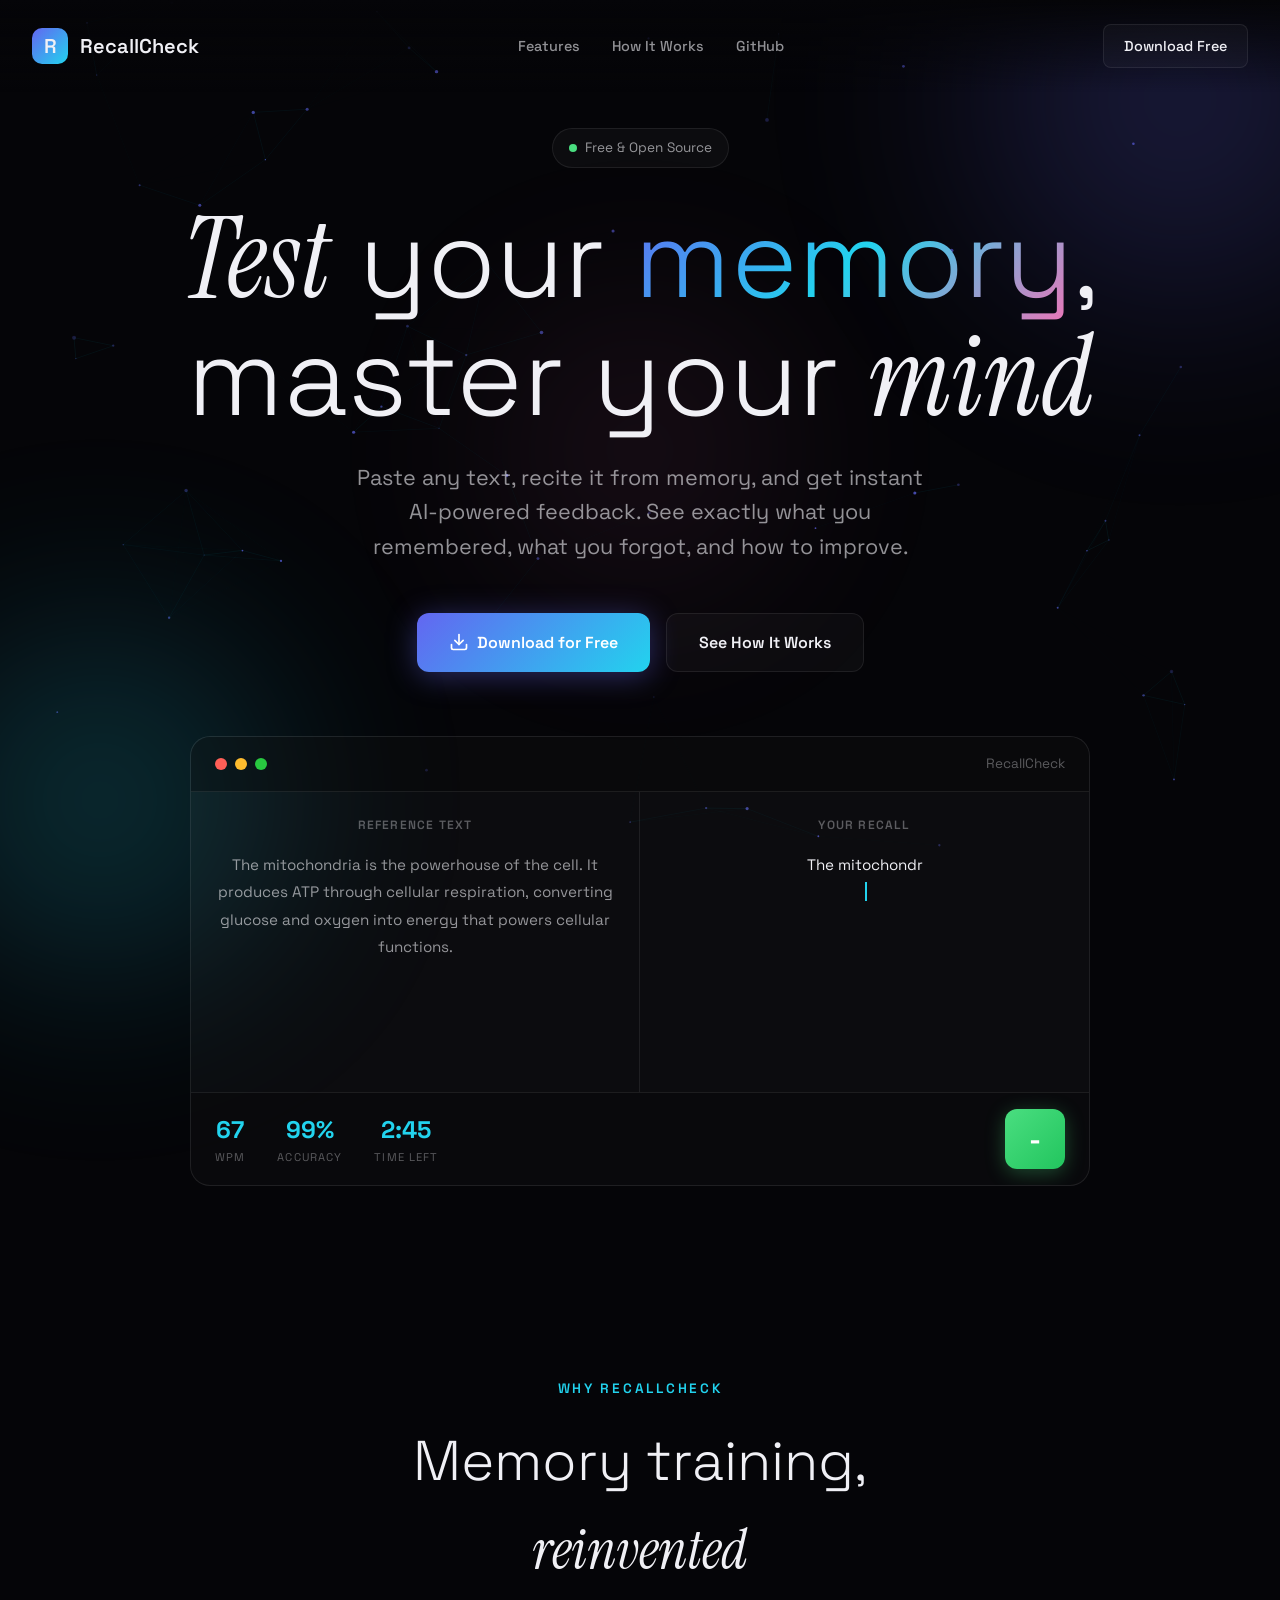
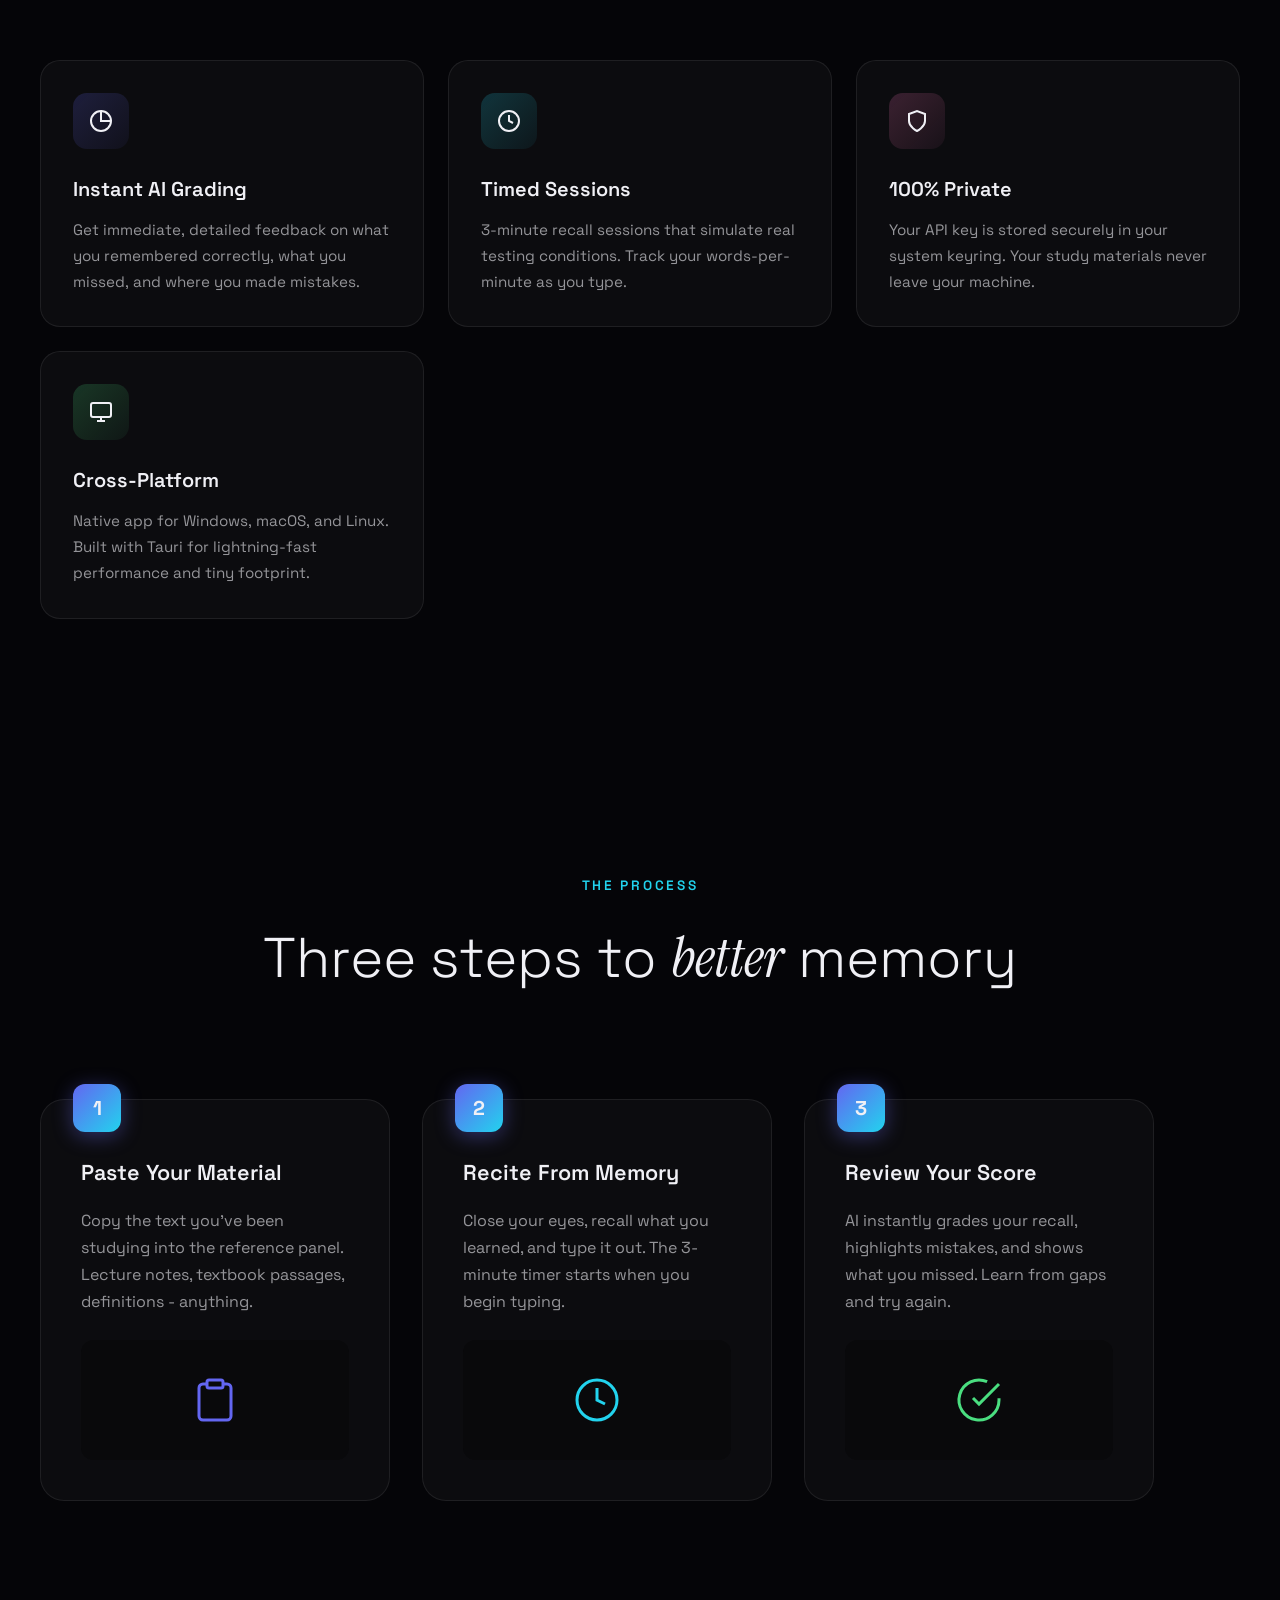
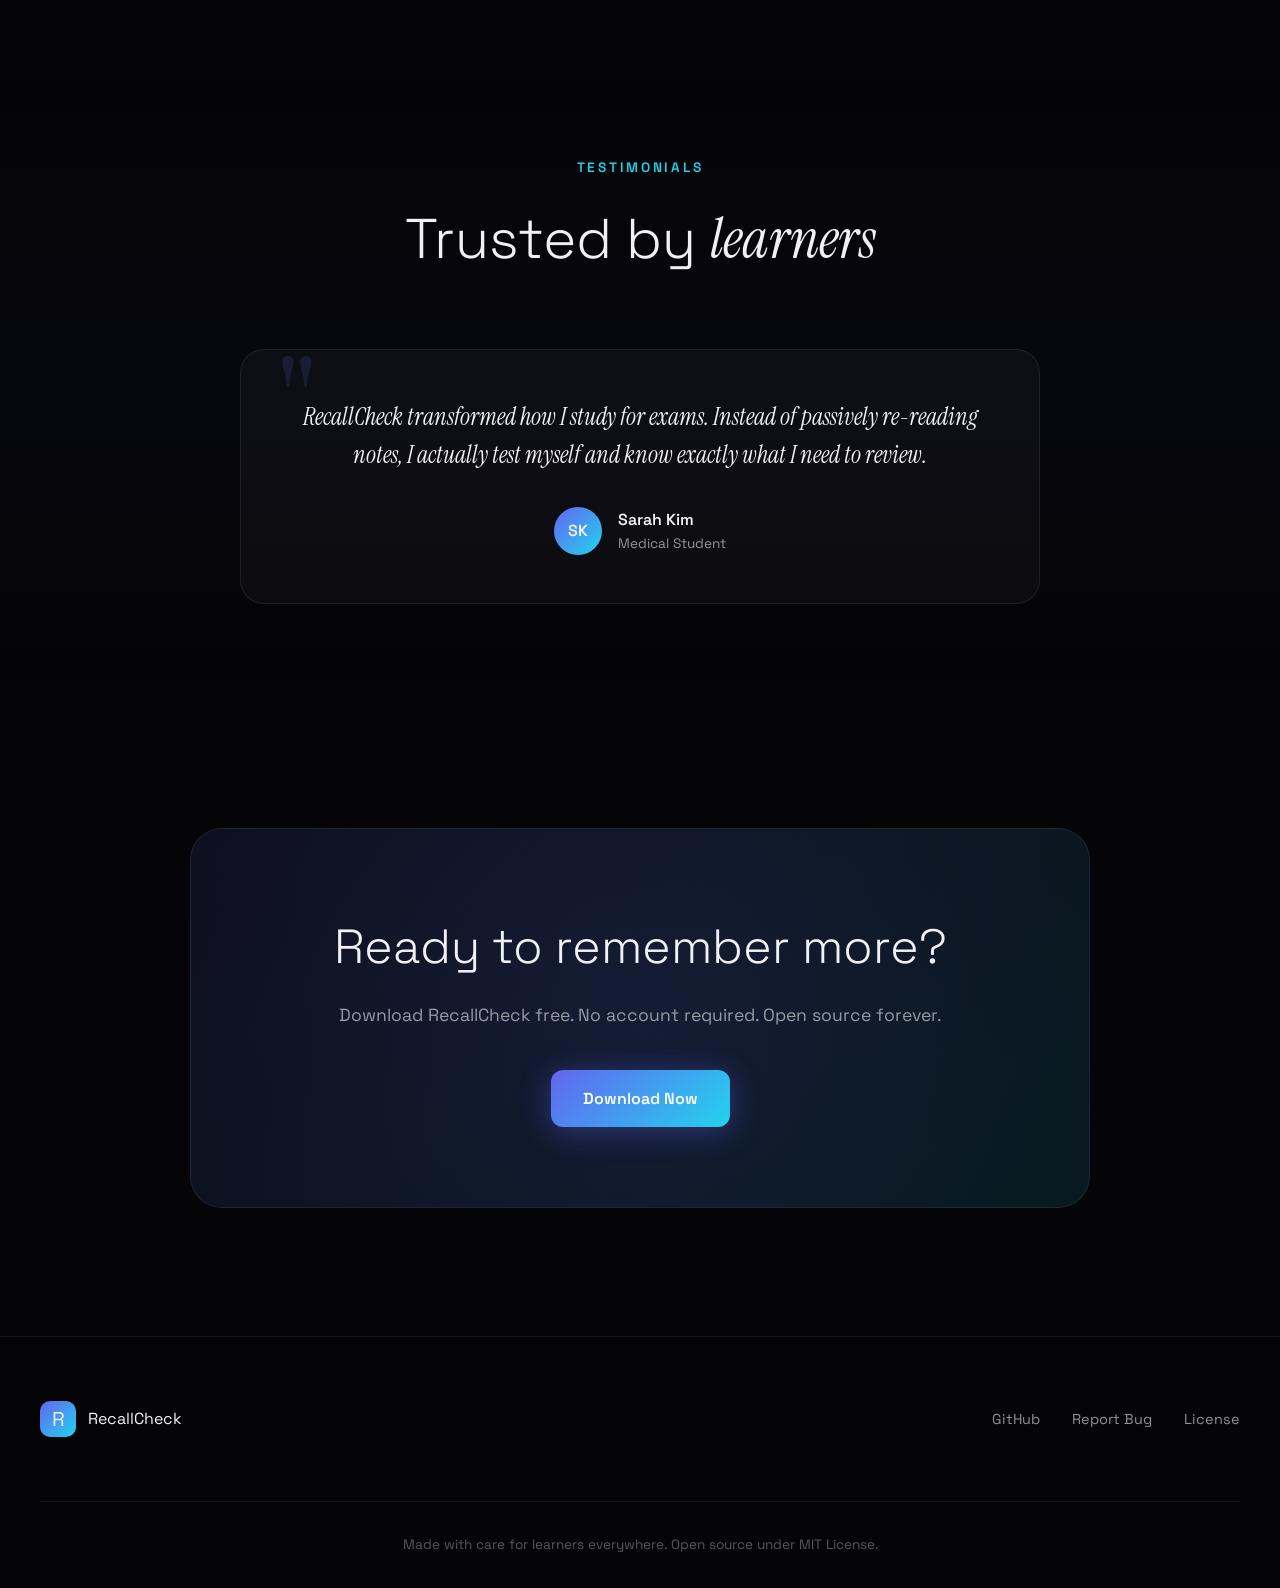
<file: docs/index.html>
<!DOCTYPE html>
<html lang="en">
<head>
  <meta charset="UTF-8">
  <meta name="viewport" content="width=device-width, initial-scale=1.0">
  <title>RecallCheck - Test Your Memory, Master Your Mind</title>

  <!-- SEO Meta Tags -->
  <meta name="description" content="RecallCheck is a free desktop app that grades your memory recall in real-time. Paste any text, recite it from memory, and get instant AI-powered feedback on accuracy and speed.">
  <meta name="keywords" content="memory, recall, learning, study tool, active recall, spaced repetition, memory training, study app, memorization, AI grading">
  <meta name="author" content="RecallCheck">
  <meta name="robots" content="index, follow">
  <link rel="canonical" href="https://oyvinrog.github.io/recall_check/">

  <!-- Open Graph / Facebook -->
  <meta property="og:type" content="website">
  <meta property="og:url" content="https://oyvinrog.github.io/recall_check/">
  <meta property="og:title" content="RecallCheck - Test Your Memory, Master Your Mind">
  <meta property="og:description" content="A free desktop app that grades your memory recall in real-time using AI. Perfect for students, professionals, and lifelong learners.">
  <meta property="og:image" content="https://oyvinrog.github.io/recall_check/og-image.png">
  <meta property="og:image:width" content="1200">
  <meta property="og:image:height" content="630">

  <!-- Twitter -->
  <meta name="twitter:card" content="summary_large_image">
  <meta name="twitter:url" content="https://oyvinrog.github.io/recall_check/">
  <meta name="twitter:title" content="RecallCheck - Test Your Memory, Master Your Mind">
  <meta name="twitter:description" content="A free desktop app that grades your memory recall in real-time using AI.">
  <meta name="twitter:image" content="https://oyvinrog.github.io/recall_check/og-image.png">

  <!-- Schema.org JSON-LD -->
  <script type="application/ld+json">
  {
    "@context": "https://schema.org",
    "@type": "SoftwareApplication",
    "name": "RecallCheck",
    "applicationCategory": "EducationalApplication",
    "operatingSystem": "Windows, macOS, Linux",
    "offers": {
      "@type": "Offer",
      "price": "0",
      "priceCurrency": "USD"
    },
    "description": "A desktop app that grades your memory recall in real-time using AI feedback."
  }
  </script>

  <!-- Preconnect to external resources -->
  <link rel="preconnect" href="https://fonts.googleapis.com">
  <link rel="preconnect" href="https://fonts.gstatic.com" crossorigin>
  <link href="https://fonts.googleapis.com/css2?family=Space+Grotesk:wght@300;400;500;600;700&family=Instrument+Serif&display=swap" rel="stylesheet">

  <!-- Favicon -->
  <link rel="icon" type="image/svg+xml" href="data:image/svg+xml,<svg xmlns='http://www.w3.org/2000/svg' viewBox='0 0 100 100'><text y='.9em' font-size='90'>🧠</text></svg>">

  <style>
    /* ═══════════════════════════════════════════════════════════════
       CSS RESET & VARIABLES
    ═══════════════════════════════════════════════════════════════ */
    *, *::before, *::after {
      margin: 0;
      padding: 0;
      box-sizing: border-box;
    }

    :root {
      --bg-void: #050508;
      --bg-deep: #0a0a0f;
      --surface: rgba(255, 255, 255, 0.03);
      --surface-hover: rgba(255, 255, 255, 0.06);
      --border: rgba(255, 255, 255, 0.08);
      --text-primary: #f0f0f5;
      --text-secondary: rgba(240, 240, 245, 0.6);
      --text-muted: rgba(240, 240, 245, 0.35);

      --accent-memory: #6366f1;
      --accent-recall: #22d3ee;
      --accent-success: #4ade80;
      --accent-warm: #f472b6;

      --glow-memory: rgba(99, 102, 241, 0.4);
      --glow-recall: rgba(34, 211, 238, 0.4);

      --font-sans: 'Space Grotesk', system-ui, sans-serif;
      --font-serif: 'Instrument Serif', Georgia, serif;

      --ease-out-expo: cubic-bezier(0.16, 1, 0.3, 1);
      --ease-out-back: cubic-bezier(0.34, 1.56, 0.64, 1);
    }

    html {
      scroll-behavior: smooth;
      background: var(--bg-void);
    }

    body {
      font-family: var(--font-sans);
      background: var(--bg-void);
      color: var(--text-primary);
      line-height: 1.6;
      overflow-x: hidden;
      -webkit-font-smoothing: antialiased;
    }

    /* ═══════════════════════════════════════════════════════════════
       NEURAL CONSTELLATION CANVAS
    ═══════════════════════════════════════════════════════════════ */
    #constellation {
      position: fixed;
      top: 0;
      left: 0;
      width: 100%;
      height: 100%;
      z-index: 0;
      pointer-events: none;
    }

    /* ═══════════════════════════════════════════════════════════════
       FLOATING MEMORY ORBS (Background decoration)
    ═══════════════════════════════════════════════════════════════ */
    .orb {
      position: fixed;
      border-radius: 50%;
      filter: blur(100px);
      opacity: 0.3;
      pointer-events: none;
      z-index: 1;
    }

    .orb--alpha {
      width: 600px;
      height: 600px;
      background: radial-gradient(circle, var(--accent-memory) 0%, transparent 70%);
      top: -200px;
      right: -200px;
      animation: float-orb 20s ease-in-out infinite;
    }

    .orb--beta {
      width: 500px;
      height: 500px;
      background: radial-gradient(circle, var(--accent-recall) 0%, transparent 70%);
      bottom: -150px;
      left: -150px;
      animation: float-orb 25s ease-in-out infinite reverse;
    }

    .orb--gamma {
      width: 400px;
      height: 400px;
      background: radial-gradient(circle, var(--accent-warm) 0%, transparent 70%);
      top: 50%;
      left: 50%;
      transform: translate(-50%, -50%);
      animation: pulse-orb 15s ease-in-out infinite;
      opacity: 0.15;
    }

    @keyframes float-orb {
      0%, 100% { transform: translate(0, 0) scale(1); }
      33% { transform: translate(30px, -30px) scale(1.05); }
      66% { transform: translate(-20px, 20px) scale(0.95); }
    }

    @keyframes pulse-orb {
      0%, 100% { opacity: 0.15; transform: translate(-50%, -50%) scale(1); }
      50% { opacity: 0.25; transform: translate(-50%, -50%) scale(1.2); }
    }

    /* ═══════════════════════════════════════════════════════════════
       NAVIGATION
    ═══════════════════════════════════════════════════════════════ */
    nav {
      position: fixed;
      top: 0;
      left: 0;
      right: 0;
      z-index: 100;
      padding: 1.5rem 2rem;
      display: flex;
      justify-content: space-between;
      align-items: center;
      background: linear-gradient(to bottom, var(--bg-void) 0%, transparent 100%);
      transition: background 0.3s ease;
    }

    nav.scrolled {
      background: rgba(5, 5, 8, 0.9);
      backdrop-filter: blur(20px);
      border-bottom: 1px solid var(--border);
    }

    .logo {
      display: flex;
      align-items: center;
      gap: 0.75rem;
      font-weight: 600;
      font-size: 1.25rem;
      text-decoration: none;
      color: var(--text-primary);
    }

    .logo-icon {
      width: 36px;
      height: 36px;
      background: linear-gradient(135deg, var(--accent-memory), var(--accent-recall));
      border-radius: 10px;
      display: flex;
      align-items: center;
      justify-content: center;
      font-size: 1.25rem;
    }

    .nav-links {
      display: flex;
      gap: 2rem;
      list-style: none;
    }

    .nav-links a {
      color: var(--text-secondary);
      text-decoration: none;
      font-size: 0.9rem;
      font-weight: 500;
      transition: color 0.2s ease;
      position: relative;
    }

    .nav-links a::after {
      content: '';
      position: absolute;
      bottom: -4px;
      left: 0;
      width: 0;
      height: 2px;
      background: var(--accent-recall);
      transition: width 0.3s var(--ease-out-expo);
    }

    .nav-links a:hover {
      color: var(--text-primary);
    }

    .nav-links a:hover::after {
      width: 100%;
    }

    .nav-cta {
      background: var(--surface);
      border: 1px solid var(--border);
      color: var(--text-primary);
      padding: 0.6rem 1.25rem;
      border-radius: 8px;
      font-weight: 500;
      font-size: 0.9rem;
      cursor: pointer;
      transition: all 0.2s ease;
      text-decoration: none;
    }

    .nav-cta:hover {
      background: var(--surface-hover);
      border-color: var(--accent-recall);
      box-shadow: 0 0 20px var(--glow-recall);
    }

    /* ═══════════════════════════════════════════════════════════════
       HERO SECTION - The Mind-Bending Reveal
    ═══════════════════════════════════════════════════════════════ */
    .hero {
      min-height: 100vh;
      display: flex;
      flex-direction: column;
      justify-content: center;
      align-items: center;
      padding: 8rem 2rem 4rem;
      position: relative;
      z-index: 10;
      text-align: center;
    }

    .hero-badge {
      display: inline-flex;
      align-items: center;
      gap: 0.5rem;
      background: var(--surface);
      border: 1px solid var(--border);
      padding: 0.5rem 1rem;
      border-radius: 100px;
      font-size: 0.85rem;
      color: var(--text-secondary);
      margin-bottom: 2rem;
      animation: fade-in-up 0.8s var(--ease-out-expo) 0.2s both;
    }

    .hero-badge-dot {
      width: 8px;
      height: 8px;
      background: var(--accent-success);
      border-radius: 50%;
      animation: pulse-dot 2s ease-in-out infinite;
    }

    @keyframes pulse-dot {
      0%, 100% { opacity: 1; transform: scale(1); }
      50% { opacity: 0.5; transform: scale(1.2); }
    }

    .hero h1 {
      font-size: clamp(3rem, 10vw, 7rem);
      font-weight: 300;
      line-height: 1.05;
      margin-bottom: 1.5rem;
      animation: fade-in-up 0.8s var(--ease-out-expo) 0.3s both;
    }

    .hero h1 .serif {
      font-family: var(--font-serif);
      font-style: italic;
      font-weight: 400;
    }

    .hero h1 .gradient {
      background: linear-gradient(135deg, var(--accent-memory), var(--accent-recall), var(--accent-warm));
      -webkit-background-clip: text;
      -webkit-text-fill-color: transparent;
      background-clip: text;
    }

    .hero-subtitle {
      font-size: clamp(1.1rem, 2vw, 1.35rem);
      color: var(--text-secondary);
      max-width: 600px;
      margin-bottom: 3rem;
      animation: fade-in-up 0.8s var(--ease-out-expo) 0.4s both;
    }

    .hero-actions {
      display: flex;
      gap: 1rem;
      flex-wrap: wrap;
      justify-content: center;
      animation: fade-in-up 0.8s var(--ease-out-expo) 0.5s both;
    }

    .btn {
      padding: 1rem 2rem;
      border-radius: 12px;
      font-weight: 600;
      font-size: 1rem;
      cursor: pointer;
      transition: all 0.3s var(--ease-out-expo);
      text-decoration: none;
      display: inline-flex;
      align-items: center;
      gap: 0.5rem;
      border: none;
    }

    .btn-primary {
      background: linear-gradient(135deg, var(--accent-memory), var(--accent-recall));
      color: white;
      box-shadow: 0 4px 30px var(--glow-memory);
    }

    .btn-primary:hover {
      transform: translateY(-2px);
      box-shadow: 0 8px 40px var(--glow-memory);
    }

    .btn-secondary {
      background: var(--surface);
      border: 1px solid var(--border);
      color: var(--text-primary);
    }

    .btn-secondary:hover {
      background: var(--surface-hover);
      border-color: var(--accent-recall);
    }

    .hero-visual {
      margin-top: 4rem;
      width: 100%;
      max-width: 900px;
      animation: fade-in-up 1s var(--ease-out-expo) 0.6s both;
    }

    @keyframes fade-in-up {
      from {
        opacity: 0;
        transform: translateY(30px);
      }
      to {
        opacity: 1;
        transform: translateY(0);
      }
    }

    /* ═══════════════════════════════════════════════════════════════
       LIVE DEMO SECTION - Interactive Memory Test
    ═══════════════════════════════════════════════════════════════ */
    .demo-container {
      background: var(--surface);
      border: 1px solid var(--border);
      border-radius: 20px;
      overflow: hidden;
      position: relative;
    }

    .demo-header {
      display: flex;
      align-items: center;
      gap: 0.5rem;
      padding: 1rem 1.5rem;
      background: rgba(0, 0, 0, 0.3);
      border-bottom: 1px solid var(--border);
    }

    .demo-dot {
      width: 12px;
      height: 12px;
      border-radius: 50%;
    }

    .demo-dot--red { background: #ff5f57; }
    .demo-dot--yellow { background: #febc2e; }
    .demo-dot--green { background: #28c840; }

    .demo-title {
      margin-left: auto;
      font-size: 0.85rem;
      color: var(--text-muted);
    }

    .demo-body {
      display: grid;
      grid-template-columns: 1fr 1fr;
      min-height: 300px;
    }

    .demo-panel {
      padding: 1.5rem;
      position: relative;
    }

    .demo-panel:first-child {
      border-right: 1px solid var(--border);
    }

    .demo-label {
      font-size: 0.75rem;
      font-weight: 600;
      text-transform: uppercase;
      letter-spacing: 0.1em;
      color: var(--text-muted);
      margin-bottom: 1rem;
    }

    .demo-text {
      font-size: 0.95rem;
      line-height: 1.8;
      color: var(--text-secondary);
    }

    .demo-text--typed {
      color: var(--text-primary);
    }

    .typing-cursor {
      display: inline-block;
      width: 2px;
      height: 1.2em;
      background: var(--accent-recall);
      animation: blink 1s step-end infinite;
      vertical-align: text-bottom;
      margin-left: 2px;
    }

    @keyframes blink {
      50% { opacity: 0; }
    }

    .demo-footer {
      display: flex;
      justify-content: space-between;
      align-items: center;
      padding: 1rem 1.5rem;
      background: rgba(0, 0, 0, 0.2);
      border-top: 1px solid var(--border);
    }

    .demo-stats {
      display: flex;
      gap: 2rem;
    }

    .demo-stat {
      text-align: center;
    }

    .demo-stat-value {
      font-size: 1.5rem;
      font-weight: 700;
      color: var(--accent-recall);
    }

    .demo-stat-label {
      font-size: 0.7rem;
      text-transform: uppercase;
      letter-spacing: 0.1em;
      color: var(--text-muted);
    }

    .demo-grade {
      width: 60px;
      height: 60px;
      border-radius: 12px;
      background: linear-gradient(135deg, var(--accent-success), #22c55e);
      display: flex;
      align-items: center;
      justify-content: center;
      font-size: 1.75rem;
      font-weight: 700;
      color: white;
      box-shadow: 0 4px 20px rgba(74, 222, 128, 0.3);
    }

    /* ═══════════════════════════════════════════════════════════════
       FEATURES - Floating Glass Cards
    ═══════════════════════════════════════════════════════════════ */
    .features {
      padding: 8rem 2rem;
      position: relative;
      z-index: 10;
    }

    .section-header {
      text-align: center;
      margin-bottom: 4rem;
    }

    .section-kicker {
      font-size: 0.85rem;
      font-weight: 600;
      text-transform: uppercase;
      letter-spacing: 0.2em;
      color: var(--accent-recall);
      margin-bottom: 1rem;
    }

    .section-title {
      font-size: clamp(2rem, 5vw, 3.5rem);
      font-weight: 300;
    }

    .section-title .serif {
      font-family: var(--font-serif);
      font-style: italic;
    }

    .features-grid {
      display: grid;
      grid-template-columns: repeat(auto-fit, minmax(300px, 1fr));
      gap: 1.5rem;
      max-width: 1200px;
      margin: 0 auto;
    }

    .feature-card {
      background: var(--surface);
      border: 1px solid var(--border);
      border-radius: 20px;
      padding: 2rem;
      transition: all 0.4s var(--ease-out-expo);
      position: relative;
      overflow: hidden;
    }

    .feature-card::before {
      content: '';
      position: absolute;
      top: 0;
      left: 0;
      right: 0;
      height: 2px;
      background: linear-gradient(90deg, transparent, var(--accent-recall), transparent);
      opacity: 0;
      transition: opacity 0.3s ease;
    }

    .feature-card:hover {
      transform: translateY(-8px);
      border-color: rgba(34, 211, 238, 0.3);
      box-shadow: 0 20px 60px rgba(0, 0, 0, 0.3);
    }

    .feature-card:hover::before {
      opacity: 1;
    }

    .feature-icon {
      width: 56px;
      height: 56px;
      border-radius: 14px;
      display: flex;
      align-items: center;
      justify-content: center;
      font-size: 1.5rem;
      margin-bottom: 1.5rem;
    }

    .feature-icon--purple { background: linear-gradient(135deg, rgba(99, 102, 241, 0.2), rgba(99, 102, 241, 0.05)); }
    .feature-icon--cyan { background: linear-gradient(135deg, rgba(34, 211, 238, 0.2), rgba(34, 211, 238, 0.05)); }
    .feature-icon--pink { background: linear-gradient(135deg, rgba(244, 114, 182, 0.2), rgba(244, 114, 182, 0.05)); }
    .feature-icon--green { background: linear-gradient(135deg, rgba(74, 222, 128, 0.2), rgba(74, 222, 128, 0.05)); }

    .feature-title {
      font-size: 1.25rem;
      font-weight: 600;
      margin-bottom: 0.75rem;
    }

    .feature-desc {
      color: var(--text-secondary);
      font-size: 0.95rem;
      line-height: 1.7;
    }

    /* ═══════════════════════════════════════════════════════════════
       HOW IT WORKS - Horizontal Scroll Journey
    ═══════════════════════════════════════════════════════════════ */
    .journey {
      padding: 8rem 2rem;
      position: relative;
      z-index: 10;
    }

    .journey-track {
      display: flex;
      gap: 2rem;
      max-width: 1200px;
      margin: 0 auto;
      overflow-x: auto;
      padding: 2rem 0;
      scroll-snap-type: x mandatory;
      -webkit-overflow-scrolling: touch;
      scrollbar-width: none;
    }

    .journey-track::-webkit-scrollbar {
      display: none;
    }

    .journey-step {
      flex: 0 0 min(350px, 80vw);
      scroll-snap-align: start;
      background: var(--surface);
      border: 1px solid var(--border);
      border-radius: 24px;
      padding: 2.5rem;
      position: relative;
    }

    .journey-number {
      position: absolute;
      top: -1rem;
      left: 2rem;
      width: 48px;
      height: 48px;
      background: linear-gradient(135deg, var(--accent-memory), var(--accent-recall));
      border-radius: 12px;
      display: flex;
      align-items: center;
      justify-content: center;
      font-weight: 700;
      font-size: 1.25rem;
      box-shadow: 0 4px 20px var(--glow-memory);
    }

    .journey-title {
      font-size: 1.35rem;
      font-weight: 600;
      margin: 1rem 0 1rem;
    }

    .journey-desc {
      color: var(--text-secondary);
      line-height: 1.7;
    }

    .journey-visual {
      margin-top: 1.5rem;
      height: 120px;
      border-radius: 12px;
      background: rgba(0, 0, 0, 0.3);
      display: flex;
      align-items: center;
      justify-content: center;
      font-size: 3rem;
    }

    /* ═══════════════════════════════════════════════════════════════
       TESTIMONIALS / SOCIAL PROOF
    ═══════════════════════════════════════════════════════════════ */
    .social-proof {
      padding: 6rem 2rem;
      position: relative;
      z-index: 10;
      background: linear-gradient(180deg, transparent 0%, rgba(99, 102, 241, 0.03) 50%, transparent 100%);
    }

    .quotes-container {
      max-width: 800px;
      margin: 0 auto;
    }

    .quote-card {
      background: var(--surface);
      border: 1px solid var(--border);
      border-radius: 24px;
      padding: 3rem;
      text-align: center;
      position: relative;
    }

    .quote-card::before {
      content: '"';
      position: absolute;
      top: -0.5rem;
      left: 2rem;
      font-size: 8rem;
      font-family: var(--font-serif);
      color: var(--accent-memory);
      opacity: 0.15;
      line-height: 1;
    }

    .quote-text {
      font-size: 1.5rem;
      font-family: var(--font-serif);
      font-style: italic;
      line-height: 1.6;
      margin-bottom: 2rem;
      position: relative;
      z-index: 1;
    }

    .quote-author {
      display: flex;
      align-items: center;
      justify-content: center;
      gap: 1rem;
    }

    .quote-avatar {
      width: 48px;
      height: 48px;
      border-radius: 50%;
      background: linear-gradient(135deg, var(--accent-memory), var(--accent-recall));
      display: flex;
      align-items: center;
      justify-content: center;
      font-weight: 600;
    }

    .quote-meta {
      text-align: left;
    }

    .quote-name {
      font-weight: 600;
    }

    .quote-role {
      font-size: 0.85rem;
      color: var(--text-secondary);
    }

    /* ═══════════════════════════════════════════════════════════════
       CTA SECTION
    ═══════════════════════════════════════════════════════════════ */
    .cta {
      padding: 8rem 2rem;
      position: relative;
      z-index: 10;
    }

    .cta-container {
      max-width: 900px;
      margin: 0 auto;
      text-align: center;
      background: linear-gradient(135deg, rgba(99, 102, 241, 0.1), rgba(34, 211, 238, 0.1));
      border: 1px solid var(--border);
      border-radius: 32px;
      padding: 5rem 3rem;
      position: relative;
      overflow: hidden;
    }

    .cta-container::before {
      content: '';
      position: absolute;
      top: -50%;
      left: -50%;
      width: 200%;
      height: 200%;
      background: radial-gradient(circle at center, rgba(99, 102, 241, 0.1) 0%, transparent 50%);
      animation: rotate-slow 30s linear infinite;
    }

    @keyframes rotate-slow {
      from { transform: rotate(0deg); }
      to { transform: rotate(360deg); }
    }

    .cta-title {
      font-size: clamp(2rem, 5vw, 3rem);
      font-weight: 300;
      margin-bottom: 1rem;
      position: relative;
      z-index: 1;
    }

    .cta-subtitle {
      color: var(--text-secondary);
      font-size: 1.1rem;
      margin-bottom: 2.5rem;
      position: relative;
      z-index: 1;
    }

    .cta-actions {
      position: relative;
      z-index: 1;
    }

    /* ═══════════════════════════════════════════════════════════════
       FOOTER
    ═══════════════════════════════════════════════════════════════ */
    footer {
      padding: 4rem 2rem 2rem;
      position: relative;
      z-index: 10;
      border-top: 1px solid var(--border);
    }

    .footer-content {
      max-width: 1200px;
      margin: 0 auto;
      display: flex;
      justify-content: space-between;
      align-items: center;
      flex-wrap: wrap;
      gap: 2rem;
    }

    .footer-brand {
      display: flex;
      align-items: center;
      gap: 0.75rem;
    }

    .footer-links {
      display: flex;
      gap: 2rem;
      list-style: none;
    }

    .footer-links a {
      color: var(--text-secondary);
      text-decoration: none;
      font-size: 0.9rem;
      transition: color 0.2s ease;
    }

    .footer-links a:hover {
      color: var(--text-primary);
    }

    .footer-copy {
      width: 100%;
      text-align: center;
      padding-top: 2rem;
      border-top: 1px solid var(--border);
      margin-top: 2rem;
      color: var(--text-muted);
      font-size: 0.85rem;
    }

    /* ═══════════════════════════════════════════════════════════════
       RESPONSIVE DESIGN
    ═══════════════════════════════════════════════════════════════ */
    @media (max-width: 768px) {
      .nav-links {
        display: none;
      }

      .demo-body {
        grid-template-columns: 1fr;
      }

      .demo-panel:first-child {
        border-right: none;
        border-bottom: 1px solid var(--border);
      }

      .demo-stats {
        gap: 1rem;
      }

      .footer-content {
        flex-direction: column;
        text-align: center;
      }

      .cta-container {
        padding: 3rem 1.5rem;
      }
    }

    /* ═══════════════════════════════════════════════════════════════
       SCROLL ANIMATIONS
    ═══════════════════════════════════════════════════════════════ */
    .reveal {
      opacity: 0;
      transform: translateY(40px);
      transition: all 0.8s var(--ease-out-expo);
    }

    .reveal.visible {
      opacity: 1;
      transform: translateY(0);
    }

    .reveal-delay-1 { transition-delay: 0.1s; }
    .reveal-delay-2 { transition-delay: 0.2s; }
    .reveal-delay-3 { transition-delay: 0.3s; }
    .reveal-delay-4 { transition-delay: 0.4s; }
  </style>
</head>
<body>
  <!-- Neural Constellation Background -->
  <canvas id="constellation"></canvas>

  <!-- Floating Orbs -->
  <div class="orb orb--alpha"></div>
  <div class="orb orb--beta"></div>
  <div class="orb orb--gamma"></div>

  <!-- Navigation -->
  <nav id="nav">
    <a href="#" class="logo">
      <div class="logo-icon">R</div>
      RecallCheck
    </a>
    <ul class="nav-links">
      <li><a href="#features">Features</a></li>
      <li><a href="#how-it-works">How It Works</a></li>
      <li><a href="https://github.com/oyvinrog/recall_check" target="_blank" rel="noopener">GitHub</a></li>
    </ul>
    <a href="https://github.com/oyvinrog/recall_check/releases" class="nav-cta">Download Free</a>
  </nav>

  <!-- Hero Section -->
  <section class="hero" id="hero">
    <div class="hero-badge">
      <span class="hero-badge-dot"></span>
      Free & Open Source
    </div>

    <h1>
      <span class="serif">Test</span> your <span class="gradient">memory</span>,<br>
      master your <span class="serif">mind</span>
    </h1>

    <p class="hero-subtitle">
      Paste any text, recite it from memory, and get instant AI-powered feedback.
      See exactly what you remembered, what you forgot, and how to improve.
    </p>

    <div class="hero-actions">
      <a href="https://github.com/oyvinrog/recall_check/releases" class="btn btn-primary">
        <svg width="20" height="20" viewBox="0 0 24 24" fill="none" stroke="currentColor" stroke-width="2" stroke-linecap="round" stroke-linejoin="round">
          <path d="M21 15v4a2 2 0 0 1-2 2H5a2 2 0 0 1-2-2v-4"/>
          <polyline points="7 10 12 15 17 10"/>
          <line x1="12" y1="15" x2="12" y2="3"/>
        </svg>
        Download for Free
      </a>
      <a href="#how-it-works" class="btn btn-secondary">See How It Works</a>
    </div>

    <!-- Live Demo Preview -->
    <div class="hero-visual">
      <div class="demo-container">
        <div class="demo-header">
          <span class="demo-dot demo-dot--red"></span>
          <span class="demo-dot demo-dot--yellow"></span>
          <span class="demo-dot demo-dot--green"></span>
          <span class="demo-title">RecallCheck</span>
        </div>
        <div class="demo-body">
          <div class="demo-panel">
            <div class="demo-label">Reference Text</div>
            <div class="demo-text" id="reference-text">
              The mitochondria is the powerhouse of the cell. It produces ATP through cellular respiration, converting glucose and oxygen into energy that powers cellular functions.
            </div>
          </div>
          <div class="demo-panel">
            <div class="demo-label">Your Recall</div>
            <div class="demo-text demo-text--typed" id="typed-text"></div>
            <span class="typing-cursor"></span>
          </div>
        </div>
        <div class="demo-footer">
          <div class="demo-stats">
            <div class="demo-stat">
              <div class="demo-stat-value" id="wpm-stat">0</div>
              <div class="demo-stat-label">WPM</div>
            </div>
            <div class="demo-stat">
              <div class="demo-stat-value" id="accuracy-stat">0%</div>
              <div class="demo-stat-label">Accuracy</div>
            </div>
            <div class="demo-stat">
              <div class="demo-stat-value" id="time-stat">2:45</div>
              <div class="demo-stat-label">Time Left</div>
            </div>
          </div>
          <div class="demo-grade" id="grade-display">-</div>
        </div>
      </div>
    </div>
  </section>

  <!-- Features Section -->
  <section class="features" id="features">
    <div class="section-header reveal">
      <div class="section-kicker">Why RecallCheck</div>
      <h2 class="section-title">Memory training,<br><span class="serif">reinvented</span></h2>
    </div>

    <div class="features-grid">
      <article class="feature-card reveal reveal-delay-1">
        <div class="feature-icon feature-icon--purple">
          <svg width="24" height="24" viewBox="0 0 24 24" fill="none" stroke="currentColor" stroke-width="2">
            <path d="M12 2a10 10 0 1 0 10 10H12V2z"/>
            <path d="M12 2a10 10 0 0 1 10 10"/>
          </svg>
        </div>
        <h3 class="feature-title">Instant AI Grading</h3>
        <p class="feature-desc">Get immediate, detailed feedback on what you remembered correctly, what you missed, and where you made mistakes.</p>
      </article>

      <article class="feature-card reveal reveal-delay-2">
        <div class="feature-icon feature-icon--cyan">
          <svg width="24" height="24" viewBox="0 0 24 24" fill="none" stroke="currentColor" stroke-width="2">
            <circle cx="12" cy="12" r="10"/>
            <polyline points="12 6 12 12 16 14"/>
          </svg>
        </div>
        <h3 class="feature-title">Timed Sessions</h3>
        <p class="feature-desc">3-minute recall sessions that simulate real testing conditions. Track your words-per-minute as you type.</p>
      </article>

      <article class="feature-card reveal reveal-delay-3">
        <div class="feature-icon feature-icon--pink">
          <svg width="24" height="24" viewBox="0 0 24 24" fill="none" stroke="currentColor" stroke-width="2">
            <path d="M12 22s8-4 8-10V5l-8-3-8 3v7c0 6 8 10 8 10z"/>
          </svg>
        </div>
        <h3 class="feature-title">100% Private</h3>
        <p class="feature-desc">Your API key is stored securely in your system keyring. Your study materials never leave your machine.</p>
      </article>

      <article class="feature-card reveal reveal-delay-4">
        <div class="feature-icon feature-icon--green">
          <svg width="24" height="24" viewBox="0 0 24 24" fill="none" stroke="currentColor" stroke-width="2">
            <rect x="2" y="3" width="20" height="14" rx="2" ry="2"/>
            <line x1="8" y1="21" x2="16" y2="21"/>
            <line x1="12" y1="17" x2="12" y2="21"/>
          </svg>
        </div>
        <h3 class="feature-title">Cross-Platform</h3>
        <p class="feature-desc">Native app for Windows, macOS, and Linux. Built with Tauri for lightning-fast performance and tiny footprint.</p>
      </article>
    </div>
  </section>

  <!-- How It Works -->
  <section class="journey" id="how-it-works">
    <div class="section-header reveal">
      <div class="section-kicker">The Process</div>
      <h2 class="section-title">Three steps to <span class="serif">better</span> memory</h2>
    </div>

    <div class="journey-track">
      <article class="journey-step reveal">
        <div class="journey-number">1</div>
        <h3 class="journey-title">Paste Your Material</h3>
        <p class="journey-desc">Copy the text you've been studying into the reference panel. Lecture notes, textbook passages, definitions - anything.</p>
        <div class="journey-visual">
          <svg width="48" height="48" viewBox="0 0 24 24" fill="none" stroke="var(--accent-memory)" stroke-width="1.5">
            <path d="M16 4h2a2 2 0 0 1 2 2v14a2 2 0 0 1-2 2H6a2 2 0 0 1-2-2V6a2 2 0 0 1 2-2h2"/>
            <rect x="8" y="2" width="8" height="4" rx="1" ry="1"/>
          </svg>
        </div>
      </article>

      <article class="journey-step reveal reveal-delay-1">
        <div class="journey-number">2</div>
        <h3 class="journey-title">Recite From Memory</h3>
        <p class="journey-desc">Close your eyes, recall what you learned, and type it out. The 3-minute timer starts when you begin typing.</p>
        <div class="journey-visual">
          <svg width="48" height="48" viewBox="0 0 24 24" fill="none" stroke="var(--accent-recall)" stroke-width="1.5">
            <circle cx="12" cy="12" r="10"/>
            <polyline points="12 6 12 12 16 14"/>
          </svg>
        </div>
      </article>

      <article class="journey-step reveal reveal-delay-2">
        <div class="journey-number">3</div>
        <h3 class="journey-title">Review Your Score</h3>
        <p class="journey-desc">AI instantly grades your recall, highlights mistakes, and shows what you missed. Learn from gaps and try again.</p>
        <div class="journey-visual">
          <svg width="48" height="48" viewBox="0 0 24 24" fill="none" stroke="var(--accent-success)" stroke-width="1.5">
            <path d="M22 11.08V12a10 10 0 1 1-5.93-9.14"/>
            <polyline points="22 4 12 14.01 9 11.01"/>
          </svg>
        </div>
      </article>
    </div>
  </section>

  <!-- Social Proof -->
  <section class="social-proof">
    <div class="section-header reveal">
      <div class="section-kicker">Testimonials</div>
      <h2 class="section-title">Trusted by <span class="serif">learners</span></h2>
    </div>

    <div class="quotes-container reveal">
      <blockquote class="quote-card">
        <p class="quote-text">
          RecallCheck transformed how I study for exams. Instead of passively re-reading notes,
          I actually test myself and know exactly what I need to review.
        </p>
        <div class="quote-author">
          <div class="quote-avatar">SK</div>
          <div class="quote-meta">
            <div class="quote-name">Sarah Kim</div>
            <div class="quote-role">Medical Student</div>
          </div>
        </div>
      </blockquote>
    </div>
  </section>

  <!-- CTA Section -->
  <section class="cta" id="download">
    <div class="cta-container reveal">
      <h2 class="cta-title">Ready to <span class="serif">remember</span> more?</h2>
      <p class="cta-subtitle">Download RecallCheck free. No account required. Open source forever.</p>
      <div class="cta-actions">
        <a href="https://github.com/oyvinrog/recall_check/releases" class="btn btn-primary">
          Download Now
        </a>
      </div>
    </div>
  </section>

  <!-- Footer -->
  <footer>
    <div class="footer-content">
      <div class="footer-brand">
        <div class="logo-icon">R</div>
        <span>RecallCheck</span>
      </div>
      <ul class="footer-links">
        <li><a href="https://github.com/oyvinrog/recall_check" target="_blank" rel="noopener">GitHub</a></li>
        <li><a href="https://github.com/oyvinrog/recall_check/issues" target="_blank" rel="noopener">Report Bug</a></li>
        <li><a href="https://github.com/oyvinrog/recall_check/blob/main/LICENSE" target="_blank" rel="noopener">License</a></li>
      </ul>
      <p class="footer-copy">
        Made with care for learners everywhere. Open source under MIT License.
      </p>
    </div>
  </footer>

  <script>
    // ═══════════════════════════════════════════════════════════════
    // NEURAL CONSTELLATION ANIMATION
    // ═══════════════════════════════════════════════════════════════
    (function() {
      const canvas = document.getElementById('constellation');
      const ctx = canvas.getContext('2d');
      let particles = [];
      let animationId;
      let mouse = { x: null, y: null };

      function resize() {
        canvas.width = window.innerWidth;
        canvas.height = window.innerHeight;
        initParticles();
      }

      function initParticles() {
        particles = [];
        const density = Math.min(window.innerWidth, window.innerHeight) / 15;
        const count = Math.floor(density);

        for (let i = 0; i < count; i++) {
          particles.push({
            x: Math.random() * canvas.width,
            y: Math.random() * canvas.height,
            vx: (Math.random() - 0.5) * 0.3,
            vy: (Math.random() - 0.5) * 0.3,
            radius: Math.random() * 1.5 + 0.5,
            opacity: Math.random() * 0.5 + 0.2
          });
        }
      }

      function animate() {
        ctx.clearRect(0, 0, canvas.width, canvas.height);

        particles.forEach((p, i) => {
          // Update position
          p.x += p.vx;
          p.y += p.vy;

          // Wrap around edges
          if (p.x < 0) p.x = canvas.width;
          if (p.x > canvas.width) p.x = 0;
          if (p.y < 0) p.y = canvas.height;
          if (p.y > canvas.height) p.y = 0;

          // Draw particle
          ctx.beginPath();
          ctx.arc(p.x, p.y, p.radius, 0, Math.PI * 2);
          ctx.fillStyle = `rgba(99, 102, 241, ${p.opacity})`;
          ctx.fill();

          // Draw connections
          particles.slice(i + 1).forEach(p2 => {
            const dx = p.x - p2.x;
            const dy = p.y - p2.y;
            const dist = Math.sqrt(dx * dx + dy * dy);

            if (dist < 150) {
              ctx.beginPath();
              ctx.moveTo(p.x, p.y);
              ctx.lineTo(p2.x, p2.y);
              const opacity = (1 - dist / 150) * 0.15;
              ctx.strokeStyle = `rgba(34, 211, 238, ${opacity})`;
              ctx.lineWidth = 0.5;
              ctx.stroke();
            }
          });

          // Mouse interaction
          if (mouse.x && mouse.y) {
            const dx = p.x - mouse.x;
            const dy = p.y - mouse.y;
            const dist = Math.sqrt(dx * dx + dy * dy);

            if (dist < 200) {
              ctx.beginPath();
              ctx.moveTo(p.x, p.y);
              ctx.lineTo(mouse.x, mouse.y);
              const opacity = (1 - dist / 200) * 0.3;
              ctx.strokeStyle = `rgba(244, 114, 182, ${opacity})`;
              ctx.lineWidth = 0.5;
              ctx.stroke();
            }
          }
        });

        animationId = requestAnimationFrame(animate);
      }

      window.addEventListener('resize', resize);
      window.addEventListener('mousemove', (e) => {
        mouse.x = e.clientX;
        mouse.y = e.clientY;
      });
      window.addEventListener('mouseleave', () => {
        mouse.x = null;
        mouse.y = null;
      });

      resize();
      animate();
    })();

    // ═══════════════════════════════════════════════════════════════
    // TYPING ANIMATION FOR DEMO
    // ═══════════════════════════════════════════════════════════════
    (function() {
      const text = "The mitochondria is the powerhouse of the cell. It produces ATP through cellular respiration...";
      const typedEl = document.getElementById('typed-text');
      const wpmEl = document.getElementById('wpm-stat');
      const accuracyEl = document.getElementById('accuracy-stat');
      const gradeEl = document.getElementById('grade-display');

      let charIndex = 0;
      let startTime = Date.now();

      function typeChar() {
        if (charIndex < text.length) {
          typedEl.textContent += text[charIndex];
          charIndex++;

          // Update stats
          const elapsed = (Date.now() - startTime) / 1000 / 60; // minutes
          const words = charIndex / 5;
          const wpm = Math.round(words / elapsed) || 0;
          wpmEl.textContent = Math.min(wpm, 85);

          const accuracy = Math.min(95 + Math.floor(Math.random() * 5), 99);
          accuracyEl.textContent = accuracy + '%';

          // Show grade when done
          if (charIndex === text.length) {
            setTimeout(() => {
              gradeEl.textContent = 'A';
              gradeEl.style.transform = 'scale(1.1)';
              setTimeout(() => gradeEl.style.transform = '', 200);
            }, 500);
          }

          const delay = 30 + Math.random() * 60;
          setTimeout(typeChar, delay);
        }
      }

      // Start typing when hero is visible
      setTimeout(typeChar, 1500);
    })();

    // ═══════════════════════════════════════════════════════════════
    // SCROLL ANIMATIONS
    // ═══════════════════════════════════════════════════════════════
    (function() {
      const reveals = document.querySelectorAll('.reveal');
      const nav = document.getElementById('nav');

      function onScroll() {
        // Nav background
        if (window.scrollY > 50) {
          nav.classList.add('scrolled');
        } else {
          nav.classList.remove('scrolled');
        }

        // Reveal animations
        reveals.forEach(el => {
          const rect = el.getBoundingClientRect();
          const visible = rect.top < window.innerHeight - 100;

          if (visible) {
            el.classList.add('visible');
          }
        });
      }

      window.addEventListener('scroll', onScroll, { passive: true });
      onScroll(); // Initial check
    })();

    // ═══════════════════════════════════════════════════════════════
    // SMOOTH SCROLL FOR ANCHOR LINKS
    // ═══════════════════════════════════════════════════════════════
    document.querySelectorAll('a[href^="#"]').forEach(anchor => {
      anchor.addEventListener('click', function(e) {
        e.preventDefault();
        const target = document.querySelector(this.getAttribute('href'));
        if (target) {
          target.scrollIntoView({ behavior: 'smooth', block: 'start' });
        }
      });
    });
  </script>
</body>
</html>
</file>
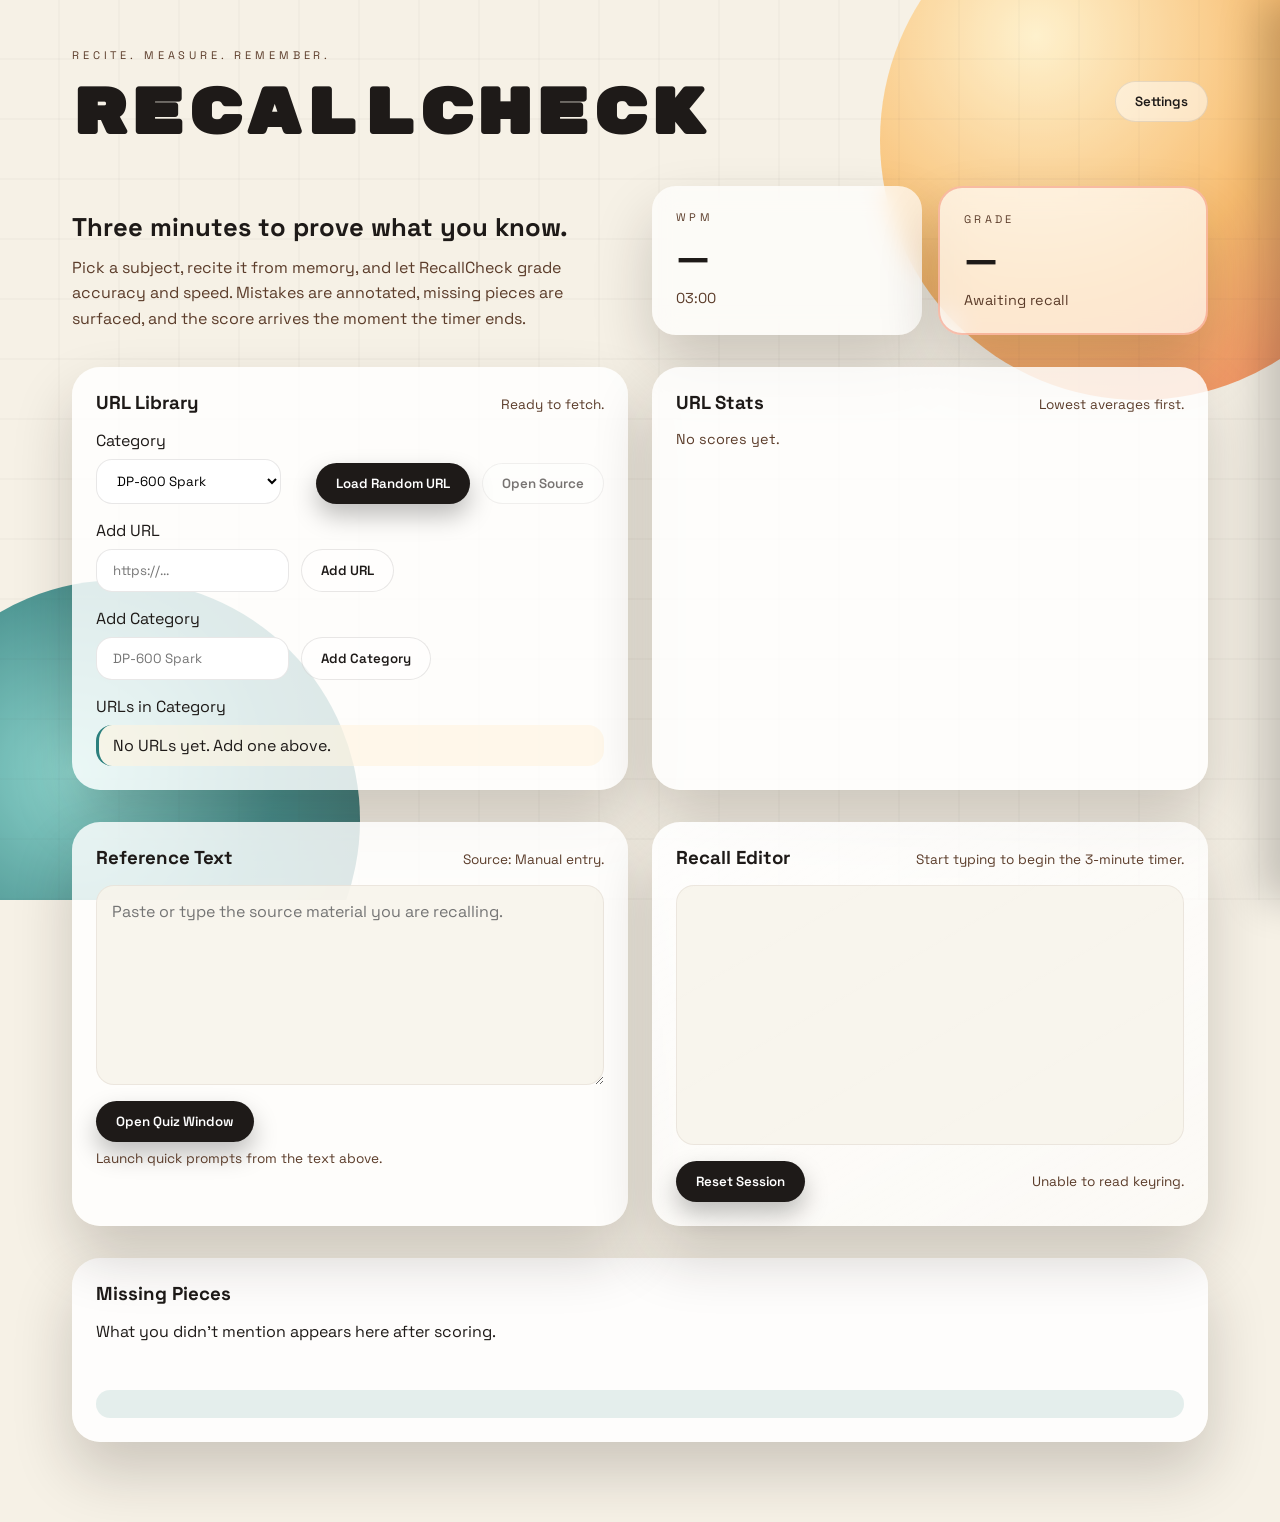
<file: ui/index.html>
<!doctype html>
<html lang="en">
  <head>
    <meta charset="UTF-8" />
    <meta name="viewport" content="width=device-width, initial-scale=1.0" />
    <title>RecallCheck</title>
    <link rel="stylesheet" href="styles.css" />
    <link rel="preconnect" href="https://fonts.googleapis.com" />
    <link rel="preconnect" href="https://fonts.gstatic.com" crossorigin />
    <link
      href="https://fonts.googleapis.com/css2?family=Space+Grotesk:wght@300;400;500;600;700&family=Rubik+Mono+One&display=swap"
      rel="stylesheet"
    />
  </head>
  <body>
    <div class="ambient">
      <div class="orb orb--sun"></div>
      <div class="orb orb--sea"></div>
      <div class="grid"></div>
    </div>

    <main class="app">
      <header class="app__header">
        <div>
          <p class="app__kicker">Recite. Measure. Remember.</p>
          <h1 class="app__title">RecallCheck</h1>
        </div>
        <button class="ghost-button" id="settings-toggle">Settings</button>
      </header>

      <section class="hero">
        <div class="hero__intro">
          <h2>Three minutes to prove what you know.</h2>
          <p>
            Pick a subject, recite it from memory, and let RecallCheck grade accuracy
            and speed. Mistakes are annotated, missing pieces are surfaced, and the
            score arrives the moment the timer ends.
          </p>
        </div>
        <div class="hero__tiles">
          <div class="tile">
            <span class="tile__label">WPM</span>
            <span class="tile__value" id="wpm">—</span>
            <span class="tile__meta" id="timer">03:00</span>
          </div>
          <div class="tile tile--grade">
            <span class="tile__label">Grade</span>
            <span class="tile__value" id="grade">—</span>
            <span class="tile__meta" id="grade-note">Awaiting recall</span>
          </div>
        </div>
      </section>

      <section class="library">
        <div class="panel">
          <div class="panel__header">
            <h3>URL Library</h3>
            <span class="panel__hint" id="url-status">Ready to fetch.</span>
          </div>
          <div class="library__row">
            <label class="field">
              <span>Category</span>
              <select id="url-category"></select>
            </label>
            <div class="library__actions">
              <button class="primary-button" id="load-random-url">Load Random URL</button>
              <button class="ghost-button" id="open-source">Open Source</button>
            </div>
          </div>
          <label class="field">
            <span>Add URL</span>
            <div class="inline-field">
              <input type="text" id="url-input" placeholder="https://..." />
              <button class="ghost-button" id="add-url">Add URL</button>
            </div>
          </label>
          <label class="field">
            <span>Add Category</span>
            <div class="inline-field">
              <input type="text" id="category-input" placeholder="DP-600 Spark" />
              <button class="ghost-button" id="add-category">Add Category</button>
            </div>
          </label>
          <div class="field">
            <span>URLs in Category</span>
            <ul class="url-list" id="url-list"></ul>
          </div>
        </div>

        <div class="panel">
          <div class="panel__header">
            <h3>URL Stats</h3>
            <span class="panel__hint">Lowest averages first.</span>
          </div>
          <div class="stats" id="url-stats"></div>
        </div>
      </section>

      <section class="workspace">
        <div class="panel">
          <div class="panel__header">
            <h3>Reference Text</h3>
            <span class="panel__hint" id="reference-source">Source: Manual entry.</span>
          </div>
          <textarea
            id="reference"
            placeholder="Paste or type the source material you are recalling."
          ></textarea>
          <div class="panel__footer panel__footer--stack">
            <button class="primary-button" id="open-quiz">Open Quiz Window</button>
            <span class="panel__hint">Launch quick prompts from the text above.</span>
          </div>
        </div>

        <div class="panel panel--editor">
          <div class="panel__header">
            <h3>Recall Editor</h3>
            <span class="panel__hint">Start typing to begin the 3-minute timer.</span>
          </div>
          <div class="editor" id="recall" contenteditable="true" spellcheck="false"></div>
          <div class="panel__footer">
            <button class="primary-button" id="start-over">Reset Session</button>
            <span class="panel__hint" id="status">Waiting for input.</span>
          </div>
        </div>
      </section>

      <section class="results">
        <div class="results__header">
          <h3>Missing Pieces</h3>
          <p>What you didn't mention appears here after scoring.</p>
        </div>
        <ul class="results__list" id="missing"></ul>
        <div class="results__notes" id="summary"></div>
      </section>
    </main>

    <div class="drawer" id="settings-drawer" aria-hidden="true">
      <div class="drawer__content">
        <div class="drawer__header">
          <h3>Settings</h3>
          <button class="ghost-button" id="settings-close">Close</button>
        </div>
        <label class="field">
          <span>OpenAI API Key</span>
          <input type="password" id="api-key" placeholder="sk-..." />
        </label>
        <button class="primary-button" id="save-key">Save API Key</button>
        <p class="drawer__note">Your key is stored securely in the system keyring.</p>
      </div>
    </div>

    <div class="modal" id="key-modal" aria-hidden="true">
      <div class="modal__content">
        <h3>Connect your OpenAI key</h3>
        <p>RecallCheck stores it in your local keyring. You can update it anytime.</p>
        <input type="password" id="api-key-modal" placeholder="sk-..." />
        <button class="primary-button" id="save-key-modal">Save Key</button>
      </div>
    </div>

    <script src="app.js"></script>
  </body>
</html>
</file>
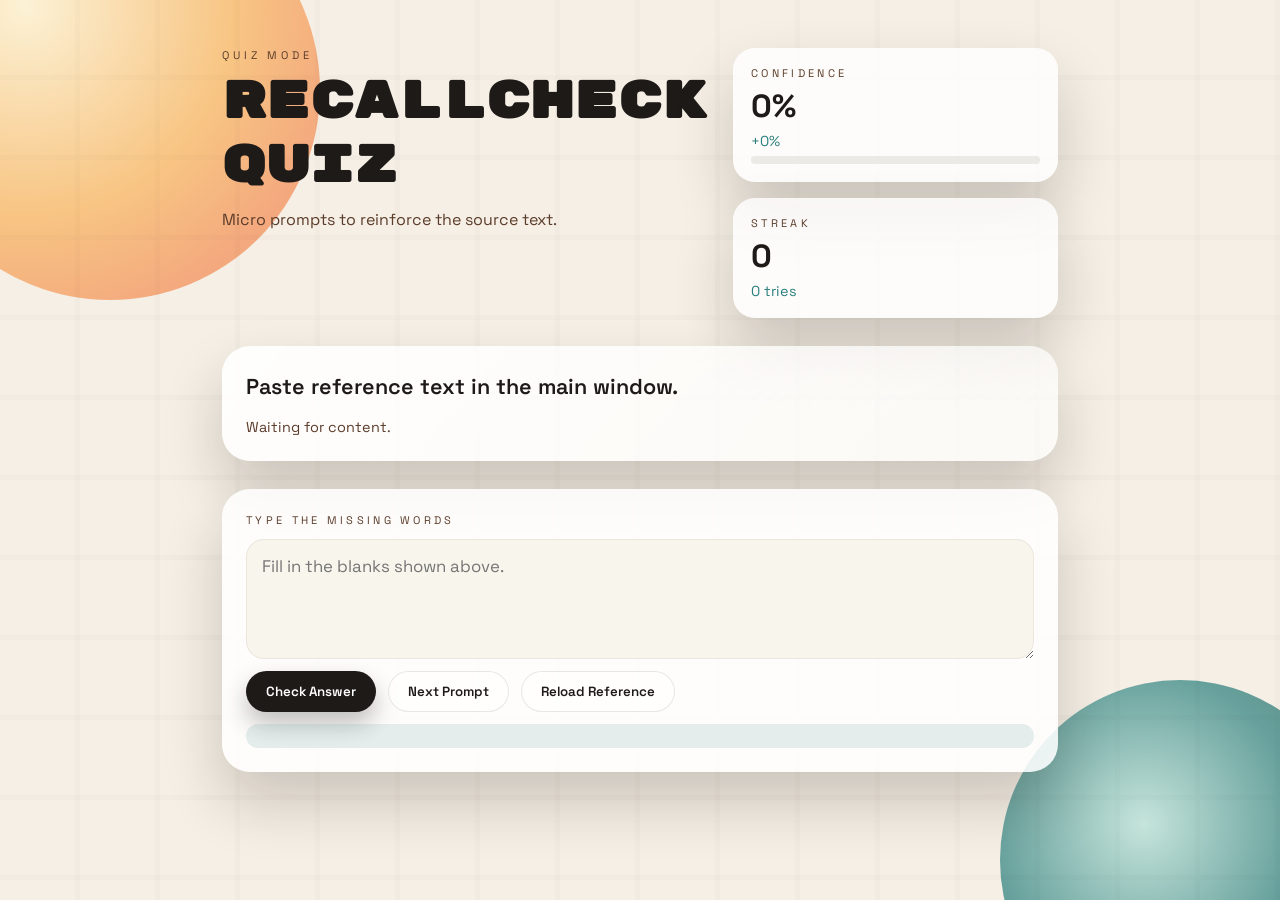
<file: ui/quiz.html>
<!doctype html>
<html lang="en">
  <head>
    <meta charset="UTF-8" />
    <meta name="viewport" content="width=device-width, initial-scale=1.0" />
    <title>RecallCheck Quiz</title>
    <link rel="stylesheet" href="styles.css" />
    <link rel="preconnect" href="https://fonts.googleapis.com" />
    <link rel="preconnect" href="https://fonts.gstatic.com" crossorigin />
    <link
      href="https://fonts.googleapis.com/css2?family=Space+Grotesk:wght@300;400;500;600;700&family=Rubik+Mono+One&display=swap"
      rel="stylesheet"
    />
  </head>
  <body class="quiz-body">
    <div class="quiz-ambient">
      <div class="quiz-orb quiz-orb--glow"></div>
      <div class="quiz-orb quiz-orb--ember"></div>
      <div class="quiz-spark"></div>
    </div>

    <main class="quiz">
      <header class="quiz__header">
        <div>
          <p class="quiz__kicker">Quiz Mode</p>
          <h1 class="quiz__title">RecallCheck Quiz</h1>
          <p class="quiz__subtitle">Micro prompts to reinforce the source text.</p>
        </div>
        <div class="quiz__stats">
          <div class="quiz__stat">
            <span class="quiz__label">Confidence</span>
            <span class="quiz__value" id="confidence">0%</span>
            <span class="quiz__delta" id="confidence-delta">+0%</span>
            <div class="quiz__meter">
              <div class="quiz__meter-bar" id="confidence-bar"></div>
            </div>
          </div>
          <div class="quiz__stat">
            <span class="quiz__label">Streak</span>
            <span class="quiz__value" id="streak">0</span>
            <span class="quiz__delta" id="attempts">0 tries</span>
          </div>
        </div>
      </header>

      <section class="quiz__card" id="quiz-card">
        <div class="quiz__prompt" id="prompt">Paste reference text in the main window.</div>
        <div class="quiz__meta" id="source">Waiting for content.</div>
      </section>

      <section class="quiz__input">
        <label class="quiz__label" for="answer">Type the missing words</label>
        <textarea
          id="answer"
          rows="3"
          placeholder="Fill in the blanks shown above."
        ></textarea>
        <div class="quiz__actions">
          <button class="primary-button" id="check-answer">Check Answer</button>
          <button class="ghost-button" id="next-question">Next Prompt</button>
          <button class="ghost-button" id="reload-reference">Reload Reference</button>
        </div>
        <div class="quiz__feedback" id="feedback"></div>
      </section>
    </main>

    <script src="quiz.js"></script>
  </body>
</html>
</file>
<file: ui/styles.css>
:root {
  color-scheme: light;
  --cream: #f6f1e6;
  --ink: #1e1a18;
  --umber: #5b3c2a;
  --sunset: #f9b45b;
  --coral: #ef6b4b;
  --teal: #2a7f7d;
  --sea: #1d4d4a;
  --fog: rgba(255, 255, 255, 0.55);
  --glass: rgba(255, 255, 255, 0.68);
  --shadow: 0 30px 60px rgba(33, 24, 18, 0.2);
}

* {
  box-sizing: border-box;
}

body {
  margin: 0;
  min-height: 100vh;
  font-family: "Space Grotesk", "Fira Sans", sans-serif;
  color: var(--ink);
  background: var(--cream);
  overflow-x: hidden;
}

.ambient {
  position: fixed;
  inset: 0;
  z-index: 0;
  overflow: hidden;
  pointer-events: none;
}

.orb {
  position: absolute;
  border-radius: 50%;
  filter: blur(0px);
  opacity: 0.85;
  animation: float 12s ease-in-out infinite;
}

.orb--sun {
  width: 520px;
  height: 520px;
  top: -120px;
  right: -120px;
  background: radial-gradient(circle at 30% 30%, #fff1c8, var(--sunset), var(--coral));
}

.orb--sea {
  width: 480px;
  height: 480px;
  bottom: -160px;
  left: -120px;
  background: radial-gradient(circle at 40% 40%, #7ad0c8, var(--teal), var(--sea));
  animation-delay: -3s;
}

.grid {
  position: absolute;
  inset: 0;
  background-image: linear-gradient(transparent 96%, rgba(0, 0, 0, 0.08) 96%),
    linear-gradient(90deg, transparent 96%, rgba(0, 0, 0, 0.08) 96%);
  background-size: 60px 60px;
  opacity: 0.25;
  mix-blend-mode: multiply;
}

.app {
  position: relative;
  z-index: 1;
  max-width: 1200px;
  margin: 0 auto;
  padding: 48px 32px 80px;
  display: flex;
  flex-direction: column;
  gap: 32px;
}

.app__header {
  display: flex;
  justify-content: space-between;
  align-items: center;
}

.app__kicker {
  text-transform: uppercase;
  letter-spacing: 0.35em;
  font-size: 11px;
  margin: 0 0 12px;
  color: var(--umber);
}

.app__title {
  margin: 0;
  font-family: "Rubik Mono One", "Space Grotesk", sans-serif;
  font-size: clamp(2.6rem, 5vw, 4.6rem);
  letter-spacing: 0.06em;
}

.hero {
  display: grid;
  gap: 24px;
  grid-template-columns: repeat(auto-fit, minmax(280px, 1fr));
  align-items: center;
}

.hero__intro h2 {
  font-size: clamp(1.6rem, 2vw, 2.2rem);
  margin-bottom: 12px;
}

.hero__intro p {
  margin: 0;
  line-height: 1.6;
  color: var(--umber);
}

.hero__tiles {
  display: grid;
  grid-template-columns: repeat(auto-fit, minmax(180px, 1fr));
  gap: 16px;
}

.tile {
  background: var(--glass);
  border-radius: 24px;
  padding: 24px;
  box-shadow: var(--shadow);
  display: flex;
  flex-direction: column;
  gap: 8px;
  backdrop-filter: blur(12px);
  animation: rise 0.6s ease both;
}

.tile--grade {
  border: 2px solid rgba(239, 107, 75, 0.4);
}

.tile__label {
  text-transform: uppercase;
  font-size: 11px;
  letter-spacing: 0.3em;
  color: var(--umber);
}

.tile__value {
  font-size: 2.4rem;
  font-weight: 700;
}

.tile__meta {
  color: var(--umber);
  font-size: 0.9rem;
}

.workspace {
  display: grid;
  grid-template-columns: repeat(auto-fit, minmax(280px, 1fr));
  gap: 24px;
}

.panel {
  background: rgba(255, 255, 255, 0.82);
  border-radius: 28px;
  padding: 24px;
  display: flex;
  flex-direction: column;
  gap: 16px;
  box-shadow: var(--shadow);
  animation: fade-in 0.6s ease both;
}

.panel--editor {
  background: linear-gradient(150deg, rgba(255, 255, 255, 0.9), rgba(255, 255, 255, 0.6));
}

.panel__header {
  display: flex;
  justify-content: space-between;
  align-items: baseline;
  gap: 16px;
}

.panel__header h3 {
  margin: 0;
}

.panel__hint {
  font-size: 0.85rem;
  color: var(--umber);
}

textarea {
  border: none;
  padding: 16px;
  border-radius: 18px;
  min-height: 200px;
  font-family: "Space Grotesk", sans-serif;
  font-size: 1rem;
  background: rgba(248, 244, 236, 0.9);
  box-shadow: inset 0 0 0 1px rgba(91, 60, 42, 0.08);
  resize: vertical;
}

textarea:focus {
  outline: 2px solid rgba(42, 127, 125, 0.4);
}

.editor {
  min-height: 260px;
  padding: 18px;
  border-radius: 18px;
  background: rgba(248, 244, 236, 0.9);
  box-shadow: inset 0 0 0 1px rgba(91, 60, 42, 0.08);
  font-size: 1.05rem;
  line-height: 1.6;
  outline: none;
  white-space: pre-wrap;
}

.editor mark {
  background: rgba(239, 107, 75, 0.25);
  border-bottom: 2px solid rgba(239, 107, 75, 0.7);
  padding: 0 2px;
  position: relative;
  cursor: help;
}

.editor mark::after {
  content: attr(data-comment);
  position: absolute;
  left: 0;
  bottom: -40px;
  background: rgba(30, 26, 24, 0.9);
  color: white;
  padding: 6px 10px;
  border-radius: 10px;
  font-size: 0.75rem;
  white-space: nowrap;
  opacity: 0;
  pointer-events: none;
  transform: translateY(4px);
  transition: opacity 0.2s ease, transform 0.2s ease;
  z-index: 2;
}

.editor mark:hover::after {
  opacity: 1;
  transform: translateY(0);
}

.panel__footer {
  display: flex;
  justify-content: space-between;
  align-items: center;
}

.panel__footer--stack {
  flex-direction: column;
  align-items: flex-start;
  gap: 8px;
}

.primary-button,
.ghost-button {
  border: none;
  padding: 12px 20px;
  border-radius: 999px;
  font-weight: 600;
  cursor: pointer;
  transition: transform 0.2s ease, box-shadow 0.2s ease;
  font-family: "Space Grotesk", sans-serif;
}

.primary-button:disabled,
.ghost-button:disabled {
  opacity: 0.6;
  cursor: not-allowed;
  transform: none;
}

.primary-button {
  background: var(--ink);
  color: white;
  box-shadow: 0 12px 24px rgba(0, 0, 0, 0.25);
}

.primary-button:hover,
.ghost-button:hover {
  transform: translateY(-2px);
}

.ghost-button {
  background: rgba(255, 255, 255, 0.5);
  color: var(--ink);
  box-shadow: inset 0 0 0 1px rgba(30, 26, 24, 0.1);
}

.results {
  background: rgba(255, 255, 255, 0.86);
  border-radius: 28px;
  padding: 24px;
  box-shadow: var(--shadow);
  display: flex;
  flex-direction: column;
  gap: 16px;
}

.results__header h3 {
  margin: 0 0 6px;
}

.results__list {
  list-style: none;
  margin: 0;
  padding: 0;
  display: grid;
  gap: 12px;
}

.results__list li {
  padding: 12px 16px;
  border-radius: 16px;
  background: rgba(255, 243, 224, 0.7);
  border-left: 4px solid var(--coral);
}

.results__notes {
  background: rgba(42, 127, 125, 0.12);
  padding: 14px 18px;
  border-radius: 16px;
  color: var(--sea);
  font-weight: 600;
}

.drawer {
  position: fixed;
  top: 0;
  right: 0;
  bottom: 0;
  width: 340px;
  background: rgba(255, 255, 255, 0.95);
  transform: translateX(100%);
  transition: transform 0.3s ease;
  box-shadow: -20px 0 40px rgba(0, 0, 0, 0.2);
  z-index: 10;
}

.drawer.open {
  transform: translateX(0);
}

.drawer__content {
  padding: 32px;
  display: flex;
  flex-direction: column;
  gap: 16px;
}

.drawer__header {
  display: flex;
  justify-content: space-between;
  align-items: center;
}

.drawer__note {
  font-size: 0.85rem;
  color: var(--umber);
}

.field {
  display: flex;
  flex-direction: column;
  gap: 8px;
}

.field input {
  padding: 12px 16px;
  border-radius: 16px;
  border: 1px solid rgba(30, 26, 24, 0.1);
  font-family: "Space Grotesk", sans-serif;
}

.field select {
  padding: 12px 16px;
  border-radius: 16px;
  border: 1px solid rgba(30, 26, 24, 0.1);
  font-family: "Space Grotesk", sans-serif;
  background: white;
}

.library {
  display: grid;
  grid-template-columns: repeat(auto-fit, minmax(280px, 1fr));
  gap: 24px;
}

.library__row {
  display: flex;
  flex-wrap: wrap;
  gap: 16px;
  align-items: flex-end;
  justify-content: space-between;
}

.library__actions {
  display: flex;
  flex-wrap: wrap;
  gap: 12px;
}

.inline-field {
  display: flex;
  gap: 12px;
  flex-wrap: wrap;
}

.url-list {
  list-style: none;
  margin: 0;
  padding: 0;
  display: grid;
  gap: 10px;
}

.url-list li {
  display: flex;
  align-items: center;
  justify-content: space-between;
  gap: 12px;
  padding: 10px 14px;
  border-radius: 16px;
  background: rgba(255, 243, 224, 0.6);
  border-left: 3px solid var(--teal);
}

.url-list button {
  border: none;
  background: rgba(239, 107, 75, 0.15);
  color: var(--ink);
  padding: 6px 12px;
  border-radius: 999px;
  cursor: pointer;
  font-family: "Space Grotesk", sans-serif;
}

.stats {
  display: grid;
  gap: 12px;
}

.stats__empty {
  font-size: 0.9rem;
  color: var(--umber);
}

.stats__table {
  width: 100%;
  border-collapse: collapse;
  font-size: 0.9rem;
}

.stats__table th,
.stats__table td {
  text-align: left;
  padding: 8px 10px;
  border-bottom: 1px solid rgba(30, 26, 24, 0.08);
}

.stats__table th {
  text-transform: uppercase;
  letter-spacing: 0.2em;
  font-size: 0.7rem;
  color: var(--umber);
}

.stats__url {
  font-weight: 600;
  word-break: break-all;
}

.modal {
  position: fixed;
  inset: 0;
  background: rgba(30, 26, 24, 0.5);
  display: flex;
  align-items: center;
  justify-content: center;
  opacity: 0;
  pointer-events: none;
  transition: opacity 0.2s ease;
  z-index: 20;
}

.modal.open {
  opacity: 1;
  pointer-events: all;
}

.modal__content {
  background: white;
  padding: 32px;
  border-radius: 24px;
  width: min(360px, 90vw);
  display: flex;
  flex-direction: column;
  gap: 12px;
}

.modal__content input {
  padding: 12px 16px;
  border-radius: 16px;
  border: 1px solid rgba(30, 26, 24, 0.1);
  font-family: "Space Grotesk", sans-serif;
}

.quiz-body {
  background: #f5efe5;
  color: var(--ink);
  overflow-x: hidden;
}

.quiz-ambient {
  position: fixed;
  inset: 0;
  pointer-events: none;
  overflow: hidden;
  z-index: 0;
}

.quiz-orb {
  position: absolute;
  border-radius: 50%;
  opacity: 0.7;
  filter: blur(0px);
  animation: float 10s ease-in-out infinite;
}

.quiz-orb--glow {
  width: 420px;
  height: 420px;
  top: -120px;
  left: -100px;
  background: radial-gradient(circle at 30% 30%, #fff3cf, var(--sunset), var(--coral));
}

.quiz-orb--ember {
  width: 360px;
  height: 360px;
  bottom: -140px;
  right: -80px;
  background: radial-gradient(circle at 40% 40%, #b2e1d8, var(--teal), var(--sea));
  animation-delay: -4s;
}

.quiz-spark {
  position: absolute;
  inset: 0;
  background-image: linear-gradient(transparent 94%, rgba(30, 26, 24, 0.08) 94%),
    linear-gradient(90deg, transparent 94%, rgba(30, 26, 24, 0.08) 94%);
  background-size: 80px 80px;
  opacity: 0.2;
}

.quiz {
  position: relative;
  z-index: 1;
  max-width: 900px;
  margin: 0 auto;
  padding: 48px 32px 64px;
  display: flex;
  flex-direction: column;
  gap: 28px;
}

.quiz__header {
  display: grid;
  grid-template-columns: minmax(240px, 1.2fr) minmax(220px, 0.8fr);
  gap: 24px;
  align-items: start;
}

.quiz__kicker {
  text-transform: uppercase;
  letter-spacing: 0.35em;
  font-size: 11px;
  margin: 0 0 8px;
  color: var(--umber);
}

.quiz__title {
  margin: 0;
  font-family: "Rubik Mono One", "Space Grotesk", sans-serif;
  font-size: clamp(2rem, 4vw, 3.4rem);
}

.quiz__subtitle {
  margin: 10px 0 0;
  color: var(--umber);
  line-height: 1.5;
}

.quiz__stats {
  display: grid;
  gap: 16px;
}

.quiz__stat {
  background: rgba(255, 255, 255, 0.8);
  border-radius: 22px;
  padding: 18px;
  box-shadow: var(--shadow);
  display: flex;
  flex-direction: column;
  gap: 6px;
}

.quiz__label {
  text-transform: uppercase;
  font-size: 11px;
  letter-spacing: 0.3em;
  color: var(--umber);
}

.quiz__value {
  font-size: 2rem;
  font-weight: 700;
}

.quiz__delta {
  font-size: 0.9rem;
  color: var(--teal);
}

.quiz__delta.is-negative {
  color: var(--coral);
}

.quiz__meter {
  height: 8px;
  border-radius: 999px;
  background: rgba(30, 26, 24, 0.08);
  overflow: hidden;
}

.quiz__meter-bar {
  height: 100%;
  width: 0%;
  background: linear-gradient(90deg, var(--teal), var(--sunset));
  transition: width 0.4s ease;
}

.quiz__card {
  background: linear-gradient(130deg, rgba(255, 255, 255, 0.9), rgba(255, 255, 255, 0.65));
  border-radius: 28px;
  padding: 24px;
  box-shadow: var(--shadow);
  display: flex;
  flex-direction: column;
  gap: 12px;
}

.quiz__card.is-fresh {
  animation: quiz-rise 0.5s ease;
}

.quiz__prompt {
  font-size: 1.35rem;
  font-weight: 600;
  line-height: 1.6;
}

.quiz__meta {
  color: var(--umber);
  font-size: 0.9rem;
  line-height: 1.4;
}

.quiz__input {
  background: rgba(255, 255, 255, 0.86);
  border-radius: 28px;
  padding: 24px;
  box-shadow: var(--shadow);
  display: flex;
  flex-direction: column;
  gap: 12px;
}

.quiz__input textarea {
  min-height: 120px;
  font-size: 1.05rem;
}

.quiz__actions {
  display: flex;
  flex-wrap: wrap;
  gap: 12px;
}

.quiz__feedback {
  background: rgba(42, 127, 125, 0.12);
  color: var(--sea);
  padding: 12px 16px;
  border-radius: 16px;
  font-weight: 600;
  min-height: 24px;
}

@keyframes float {
  0%,
  100% {
    transform: translateY(0px);
  }
  50% {
    transform: translateY(20px);
  }
}

@keyframes rise {
  from {
    transform: translateY(12px);
    opacity: 0;
  }
  to {
    transform: translateY(0);
    opacity: 1;
  }
}

@keyframes fade-in {
  from {
    opacity: 0;
  }
  to {
    opacity: 1;
  }
}

@keyframes quiz-rise {
  from {
    transform: translateY(12px);
    opacity: 0;
  }
  to {
    transform: translateY(0);
    opacity: 1;
  }
}

@media (max-width: 900px) {
  .app {
    padding: 32px 20px 64px;
  }

  .panel__footer {
    flex-direction: column;
    align-items: flex-start;
    gap: 12px;
  }

  .quiz {
    padding: 32px 20px 56px;
  }

  .quiz__header {
    grid-template-columns: 1fr;
  }
}
</file>
